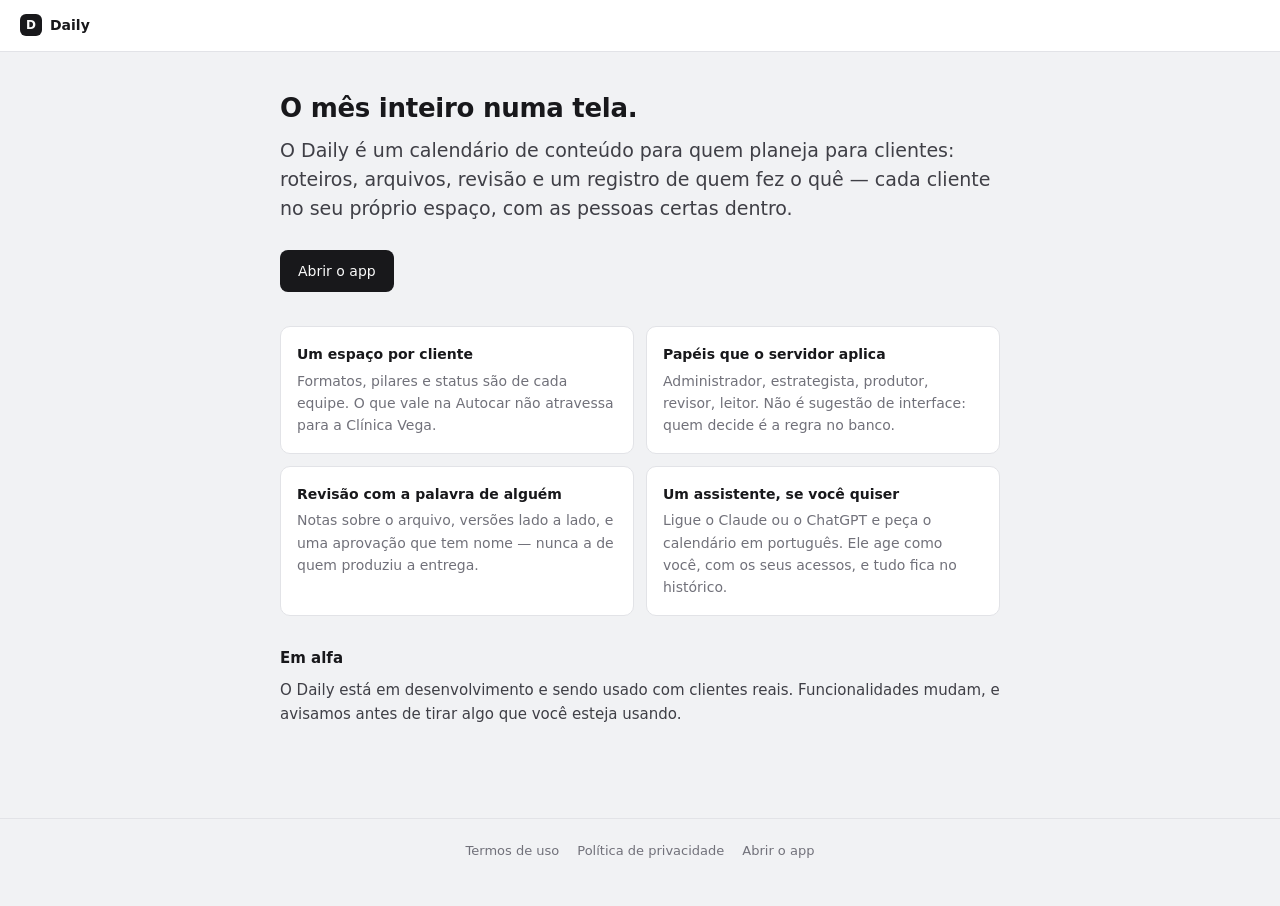
<file: index.html>
<!DOCTYPE html>
<html lang="pt-BR">
<head>
<meta charset="utf-8">
<meta name="viewport" content="width=device-width, initial-scale=1">
<title>Daily — planejamento de conteúdo para equipes</title>
<meta name="description" content="Um calendário de conteúdo para quem planeja para clientes: roteiros, arquivos, revisão e um registro de quem fez o quê.">
<meta name="robots" content="index, follow">
<meta property="og:title" content="Daily">
<meta property="og:description" content="Um calendário de conteúdo para quem planeja para clientes.">
<meta property="og:type" content="website">
<link rel="stylesheet" href="styles.css">
</head>
<body>
<header class="bar">
  <a class="brand" href="index.html"><span class="mark">D</span> Daily</a>
</header>

<main class="home">
  <h1>O mês inteiro numa tela.</h1>
  <p class="lede">
    O Daily é um calendário de conteúdo para quem planeja para clientes:
    roteiros, arquivos, revisão e um registro de quem fez o quê — cada cliente
    no seu próprio espaço, com as pessoas certas dentro.
  </p>

  <a class="cta" href="https://caiomourasud.github.io/daily-web/">Abrir o app</a>

  <div class="cards">
    <div class="card">
      <h3>Um espaço por cliente</h3>
      <p>
        Formatos, pilares e status são de cada equipe. O que vale na Autocar
        não atravessa para a Clínica Vega.
      </p>
    </div>
    <div class="card">
      <h3>Papéis que o servidor aplica</h3>
      <p>
        Administrador, estrategista, produtor, revisor, leitor. Não é sugestão
        de interface: quem decide é a regra no banco.
      </p>
    </div>
    <div class="card">
      <h3>Revisão com a palavra de alguém</h3>
      <p>
        Notas sobre o arquivo, versões lado a lado, e uma aprovação que tem
        nome — nunca a de quem produziu a entrega.
      </p>
    </div>
    <div class="card">
      <h3>Um assistente, se você quiser</h3>
      <p>
        Ligue o Claude ou o ChatGPT e peça o calendário em português. Ele age
        como você, com os seus acessos, e tudo fica no histórico.
      </p>
    </div>
  </div>

  <h2>Em alfa</h2>
  <p>
    O Daily está em desenvolvimento e sendo usado com clientes reais.
    Funcionalidades mudam, e avisamos antes de tirar algo que você esteja
    usando.
  </p>
</main>

<footer class="foot">
  <a href="terms/">Termos de uso</a>
  <a href="privacy/">Política de privacidade</a>
  <a href="https://caiomourasud.github.io/daily-web/">Abrir o app</a>
</footer>
</body>
</html>
</file>
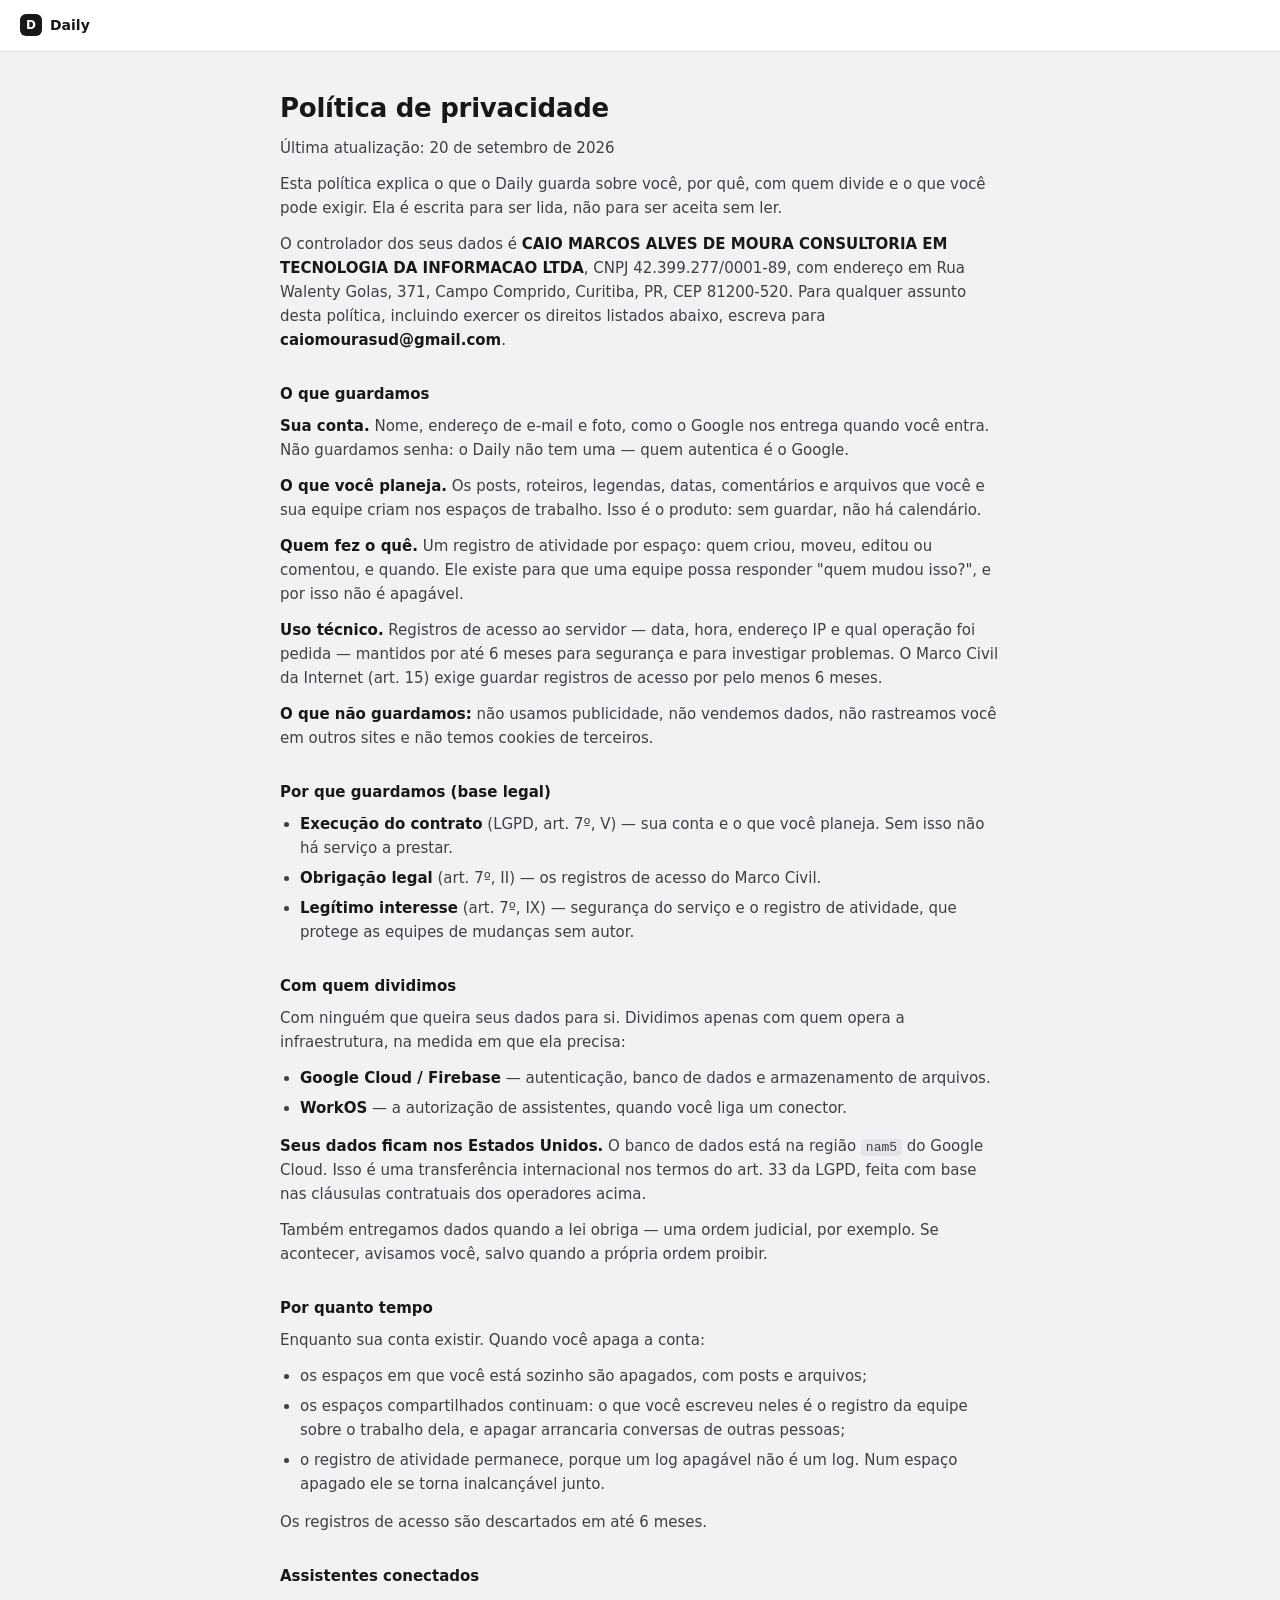
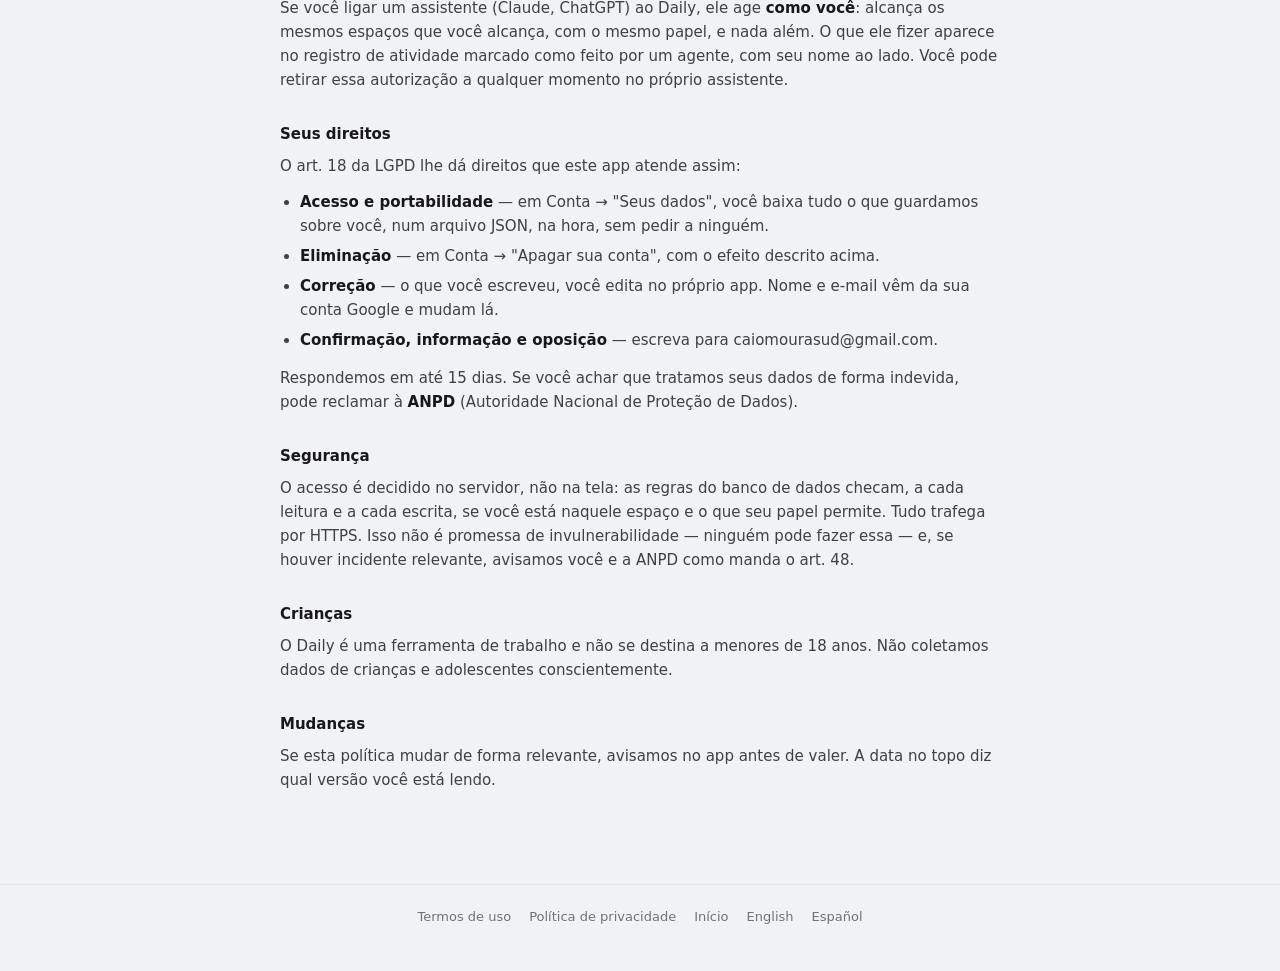
<file: privacy/index.html>
<!DOCTYPE html>
<html lang="pt">
<head>
<meta charset="utf-8">
<meta name="viewport" content="width=device-width, initial-scale=1">
<title>Política de privacidade · Daily</title>
<meta name="robots" content="index, follow">
<link rel="alternate" hreflang="pt" href="../privacy/">
<link rel="alternate" hreflang="en" href="../privacy/en/">
<link rel="alternate" hreflang="es" href="../privacy/es/">
<link rel="stylesheet" href="../styles.css">
</head>
<body>
<header class="bar">
  <a class="brand" href="../index.html"><span class="mark">D</span> Daily</a>
</header>
<main class="doc">
<h1>Política de privacidade</h1>
<p>Última atualização: 20 de setembro de 2026</p>
<p>Esta política explica o que o Daily guarda sobre você, por quê, com quem divide e o que você pode exigir. Ela é escrita para ser lida, não para ser aceita sem ler.</p>
<p>O controlador dos seus dados é <strong>CAIO MARCOS ALVES DE MOURA CONSULTORIA EM TECNOLOGIA DA INFORMACAO LTDA</strong>, CNPJ 42.399.277/0001-89, com endereço em Rua Walenty Golas, 371, Campo Comprido, Curitiba, PR, CEP 81200-520. Para qualquer assunto desta política, incluindo exercer os direitos listados abaixo, escreva para <strong>caiomourasud@gmail.com</strong>.</p>
<h2>O que guardamos</h2>
<p><strong>Sua conta.</strong> Nome, endereço de e-mail e foto, como o Google nos entrega quando você entra. Não guardamos senha: o Daily não tem uma — quem autentica é o Google.</p>
<p><strong>O que você planeja.</strong> Os posts, roteiros, legendas, datas, comentários e arquivos que você e sua equipe criam nos espaços de trabalho. Isso é o produto: sem guardar, não há calendário.</p>
<p><strong>Quem fez o quê.</strong> Um registro de atividade por espaço: quem criou, moveu, editou ou comentou, e quando. Ele existe para que uma equipe possa responder "quem mudou isso?", e por isso não é apagável.</p>
<p><strong>Uso técnico.</strong> Registros de acesso ao servidor — data, hora, endereço IP e qual operação foi pedida — mantidos por até 6 meses para segurança e para investigar problemas. O Marco Civil da Internet (art. 15) exige guardar registros de acesso por pelo menos 6 meses.</p>
<p><strong>O que não guardamos:</strong> não usamos publicidade, não vendemos dados, não rastreamos você em outros sites e não temos cookies de terceiros.</p>
<h2>Por que guardamos (base legal)</h2>
<ul>
<li><strong>Execução do contrato</strong> (LGPD, art. 7º, V) — sua conta e o que você planeja. Sem isso não há serviço a prestar.</li>
<li><strong>Obrigação legal</strong> (art. 7º, II) — os registros de acesso do Marco Civil.</li>
<li><strong>Legítimo interesse</strong> (art. 7º, IX) — segurança do serviço e o registro de atividade, que protege as equipes de mudanças sem autor.</li>
</ul>
<h2>Com quem dividimos</h2>
<p>Com ninguém que queira seus dados para si. Dividimos apenas com quem opera a infraestrutura, na medida em que ela precisa:</p>
<ul>
<li><strong>Google Cloud / Firebase</strong> — autenticação, banco de dados e armazenamento de arquivos.</li>
<li><strong>WorkOS</strong> — a autorização de assistentes, quando você liga um conector.</li>
</ul>
<p><strong>Seus dados ficam nos Estados Unidos.</strong> O banco de dados está na região <code>nam5</code> do Google Cloud. Isso é uma transferência internacional nos termos do art. 33 da LGPD, feita com base nas cláusulas contratuais dos operadores acima.</p>
<p>Também entregamos dados quando a lei obriga — uma ordem judicial, por exemplo. Se acontecer, avisamos você, salvo quando a própria ordem proibir.</p>
<h2>Por quanto tempo</h2>
<p>Enquanto sua conta existir. Quando você apaga a conta:</p>
<ul>
<li>os espaços em que você está sozinho são apagados, com posts e arquivos;</li>
<li>os espaços compartilhados continuam: o que você escreveu neles é o registro da equipe sobre o trabalho dela, e apagar arrancaria conversas de outras pessoas;</li>
<li>o registro de atividade permanece, porque um log apagável não é um log. Num espaço apagado ele se torna inalcançável junto.</li>
</ul>
<p>Os registros de acesso são descartados em até 6 meses.</p>
<h2>Assistentes conectados</h2>
<p>Se você ligar um assistente (Claude, ChatGPT) ao Daily, ele age <strong>como você</strong>: alcança os mesmos espaços que você alcança, com o mesmo papel, e nada além. O que ele fizer aparece no registro de atividade marcado como feito por um agente, com seu nome ao lado. Você pode retirar essa autorização a qualquer momento no próprio assistente.</p>
<h2>Seus direitos</h2>
<p>O art. 18 da LGPD lhe dá direitos que este app atende assim:</p>
<ul>
<li><strong>Acesso e portabilidade</strong> — em Conta → "Seus dados", você baixa tudo o que guardamos sobre você, num arquivo JSON, na hora, sem pedir a ninguém.</li>
<li><strong>Eliminação</strong> — em Conta → "Apagar sua conta", com o efeito descrito acima.</li>
<li><strong>Correção</strong> — o que você escreveu, você edita no próprio app. Nome e e-mail vêm da sua conta Google e mudam lá.</li>
<li><strong>Confirmação, informação e oposição</strong> — escreva para caiomourasud@gmail.com.</li>
</ul>
<p>Respondemos em até 15 dias. Se você achar que tratamos seus dados de forma indevida, pode reclamar à <strong>ANPD</strong> (Autoridade Nacional de Proteção de Dados).</p>
<h2>Segurança</h2>
<p>O acesso é decidido no servidor, não na tela: as regras do banco de dados checam, a cada leitura e a cada escrita, se você está naquele espaço e o que seu papel permite. Tudo trafega por HTTPS. Isso não é promessa de invulnerabilidade — ninguém pode fazer essa — e, se houver incidente relevante, avisamos você e a ANPD como manda o art. 48.</p>
<h2>Crianças</h2>
<p>O Daily é uma ferramenta de trabalho e não se destina a menores de 18 anos. Não coletamos dados de crianças e adolescentes conscientemente.</p>
<h2>Mudanças</h2>
<p>Se esta política mudar de forma relevante, avisamos no app antes de valer. A data no topo diz qual versão você está lendo.</p>

</main>
<footer class="foot">
  <a href="../terms/">Termos de uso</a>
  <a href="../privacy/">Política de privacidade</a>
  <a href="../index.html">Início</a>
  <a href="../privacy/en/" hreflang="en">English</a>
  <a href="../privacy/es/" hreflang="es">Español</a>
</footer>
</body>
</html>
</file>
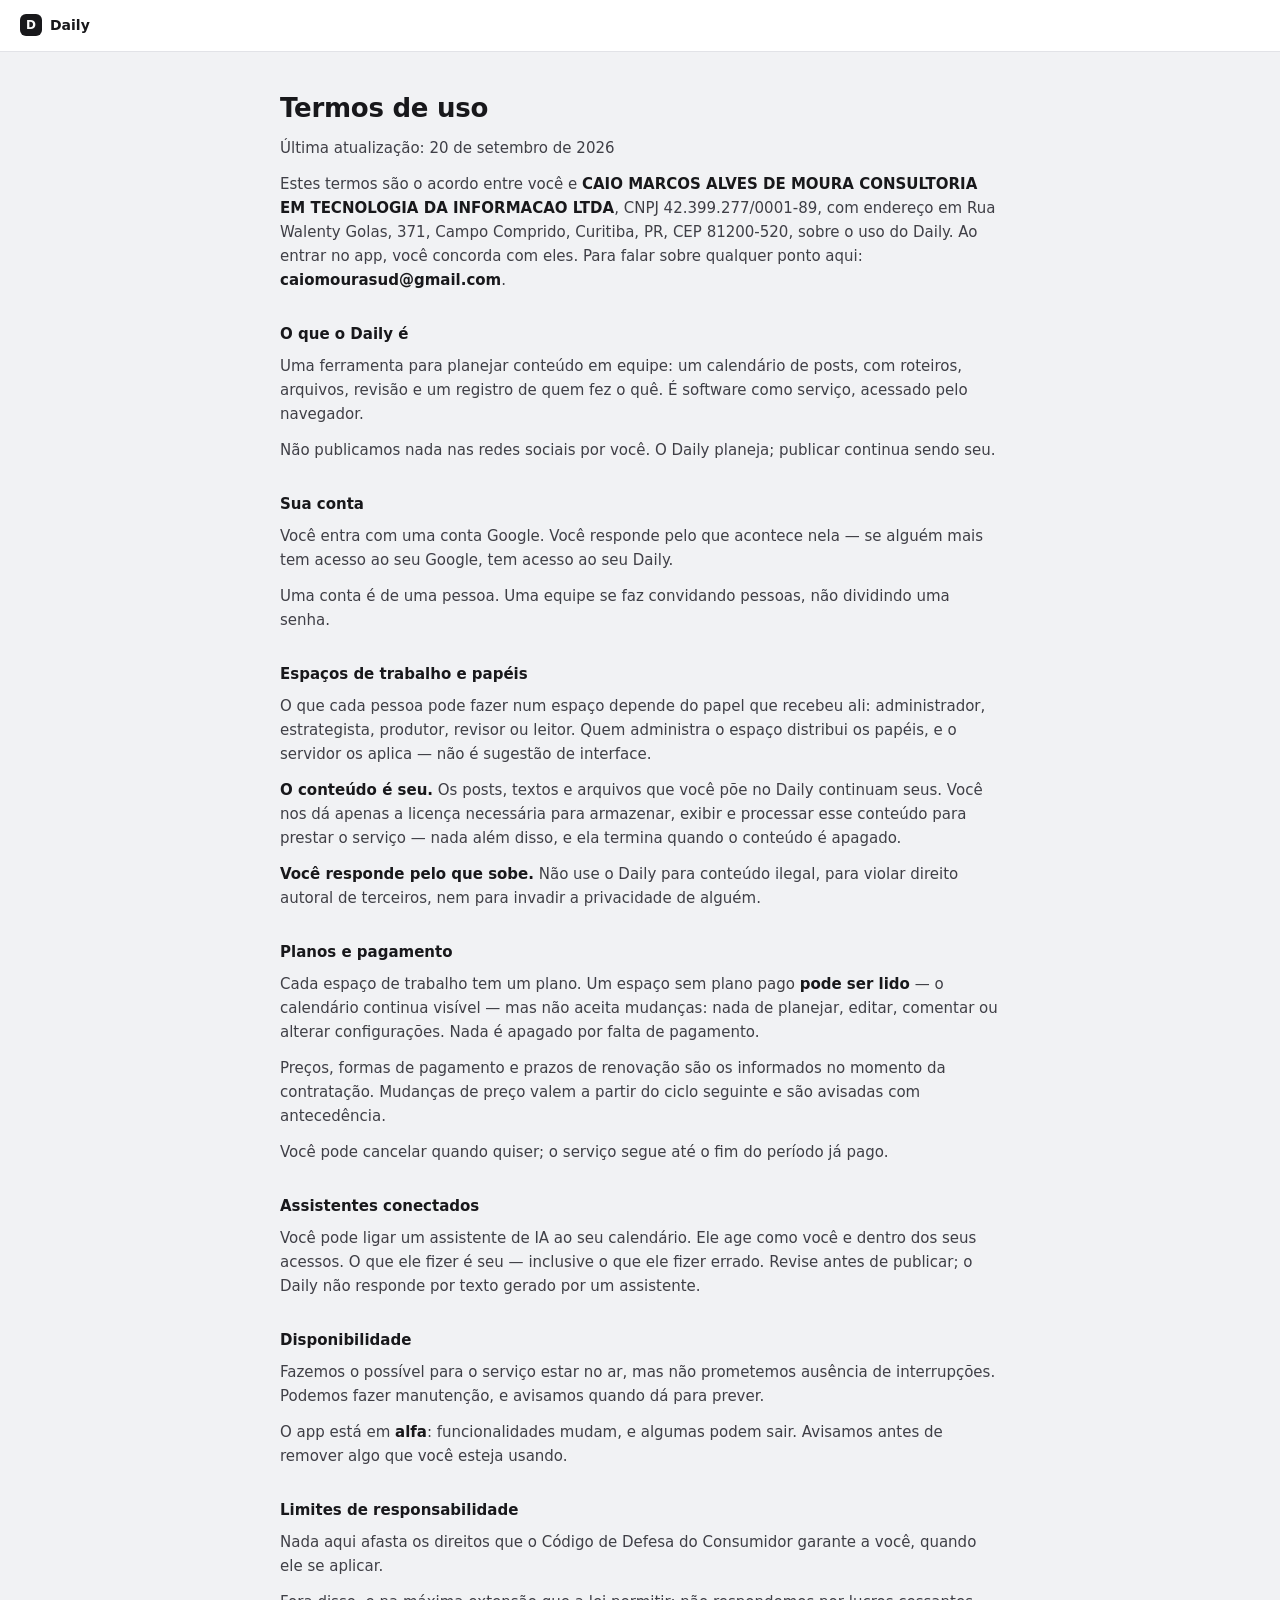
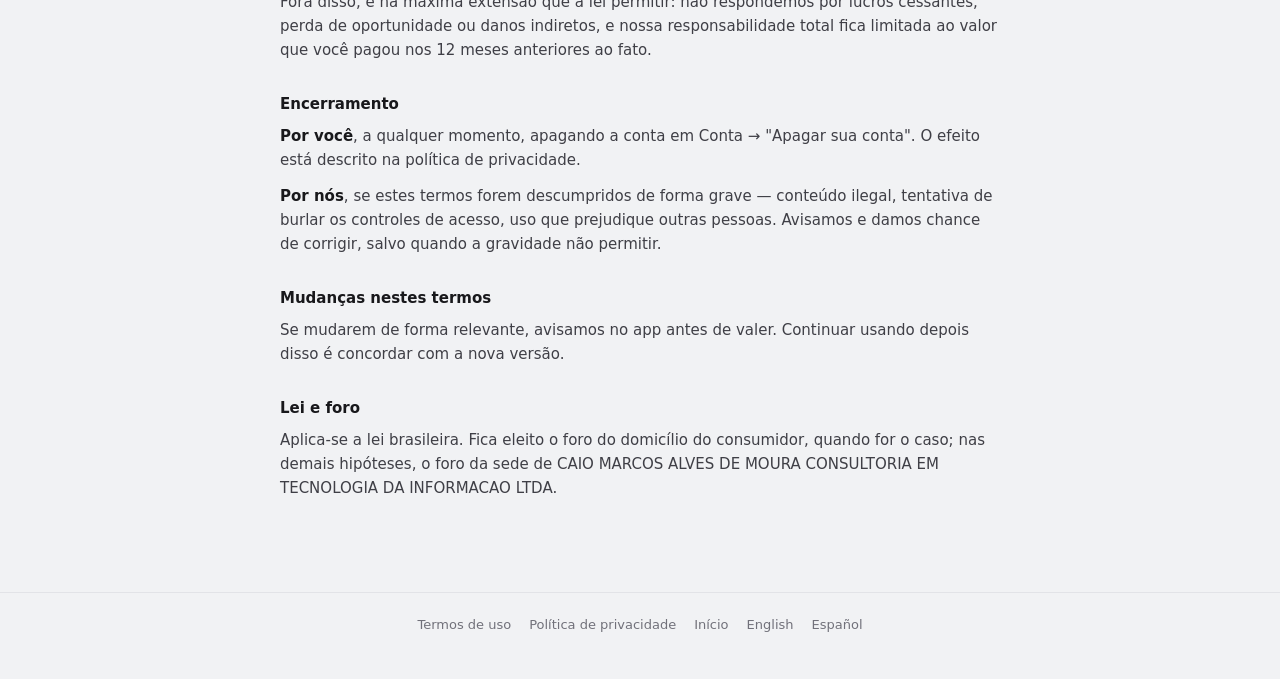
<file: terms/index.html>
<!DOCTYPE html>
<html lang="pt">
<head>
<meta charset="utf-8">
<meta name="viewport" content="width=device-width, initial-scale=1">
<title>Termos de uso · Daily</title>
<meta name="robots" content="index, follow">
<link rel="alternate" hreflang="pt" href="../terms/">
<link rel="alternate" hreflang="en" href="../terms/en/">
<link rel="alternate" hreflang="es" href="../terms/es/">
<link rel="stylesheet" href="../styles.css">
</head>
<body>
<header class="bar">
  <a class="brand" href="../index.html"><span class="mark">D</span> Daily</a>
</header>
<main class="doc">
<h1>Termos de uso</h1>
<p>Última atualização: 20 de setembro de 2026</p>
<p>Estes termos são o acordo entre você e <strong>CAIO MARCOS ALVES DE MOURA CONSULTORIA EM TECNOLOGIA DA INFORMACAO LTDA</strong>, CNPJ 42.399.277/0001-89, com endereço em Rua Walenty Golas, 371, Campo Comprido, Curitiba, PR, CEP 81200-520, sobre o uso do Daily. Ao entrar no app, você concorda com eles. Para falar sobre qualquer ponto aqui: <strong>caiomourasud@gmail.com</strong>.</p>
<h2>O que o Daily é</h2>
<p>Uma ferramenta para planejar conteúdo em equipe: um calendário de posts, com roteiros, arquivos, revisão e um registro de quem fez o quê. É software como serviço, acessado pelo navegador.</p>
<p>Não publicamos nada nas redes sociais por você. O Daily planeja; publicar continua sendo seu.</p>
<h2>Sua conta</h2>
<p>Você entra com uma conta Google. Você responde pelo que acontece nela — se alguém mais tem acesso ao seu Google, tem acesso ao seu Daily.</p>
<p>Uma conta é de uma pessoa. Uma equipe se faz convidando pessoas, não dividindo uma senha.</p>
<h2>Espaços de trabalho e papéis</h2>
<p>O que cada pessoa pode fazer num espaço depende do papel que recebeu ali: administrador, estrategista, produtor, revisor ou leitor. Quem administra o espaço distribui os papéis, e o servidor os aplica — não é sugestão de interface.</p>
<p><strong>O conteúdo é seu.</strong> Os posts, textos e arquivos que você põe no Daily continuam seus. Você nos dá apenas a licença necessária para armazenar, exibir e processar esse conteúdo para prestar o serviço — nada além disso, e ela termina quando o conteúdo é apagado.</p>
<p><strong>Você responde pelo que sobe.</strong> Não use o Daily para conteúdo ilegal, para violar direito autoral de terceiros, nem para invadir a privacidade de alguém.</p>
<h2>Planos e pagamento</h2>
<p>Cada espaço de trabalho tem um plano. Um espaço sem plano pago <strong>pode ser lido</strong> — o calendário continua visível — mas não aceita mudanças: nada de planejar, editar, comentar ou alterar configurações. Nada é apagado por falta de pagamento.</p>
<p>Preços, formas de pagamento e prazos de renovação são os informados no momento da contratação. Mudanças de preço valem a partir do ciclo seguinte e são avisadas com antecedência.</p>
<p>Você pode cancelar quando quiser; o serviço segue até o fim do período já pago.</p>
<h2>Assistentes conectados</h2>
<p>Você pode ligar um assistente de IA ao seu calendário. Ele age como você e dentro dos seus acessos. O que ele fizer é seu — inclusive o que ele fizer errado. Revise antes de publicar; o Daily não responde por texto gerado por um assistente.</p>
<h2>Disponibilidade</h2>
<p>Fazemos o possível para o serviço estar no ar, mas não prometemos ausência de interrupções. Podemos fazer manutenção, e avisamos quando dá para prever.</p>
<p>O app está em <strong>alfa</strong>: funcionalidades mudam, e algumas podem sair. Avisamos antes de remover algo que você esteja usando.</p>
<h2>Limites de responsabilidade</h2>
<p>Nada aqui afasta os direitos que o Código de Defesa do Consumidor garante a você, quando ele se aplicar.</p>
<p>Fora disso, e na máxima extensão que a lei permitir: não respondemos por lucros cessantes, perda de oportunidade ou danos indiretos, e nossa responsabilidade total fica limitada ao valor que você pagou nos 12 meses anteriores ao fato.</p>
<h2>Encerramento</h2>
<p><strong>Por você</strong>, a qualquer momento, apagando a conta em Conta → "Apagar sua conta". O efeito está descrito na política de privacidade.</p>
<p><strong>Por nós</strong>, se estes termos forem descumpridos de forma grave — conteúdo ilegal, tentativa de burlar os controles de acesso, uso que prejudique outras pessoas. Avisamos e damos chance de corrigir, salvo quando a gravidade não permitir.</p>
<h2>Mudanças nestes termos</h2>
<p>Se mudarem de forma relevante, avisamos no app antes de valer. Continuar usando depois disso é concordar com a nova versão.</p>
<h2>Lei e foro</h2>
<p>Aplica-se a lei brasileira. Fica eleito o foro do domicílio do consumidor, quando for o caso; nas demais hipóteses, o foro da sede de CAIO MARCOS ALVES DE MOURA CONSULTORIA EM TECNOLOGIA DA INFORMACAO LTDA.</p>

</main>
<footer class="foot">
  <a href="../terms/">Termos de uso</a>
  <a href="../privacy/">Política de privacidade</a>
  <a href="../index.html">Início</a>
  <a href="../terms/en/" hreflang="en">English</a>
  <a href="../terms/es/" hreflang="es">Español</a>
</footer>
</body>
</html>
</file>
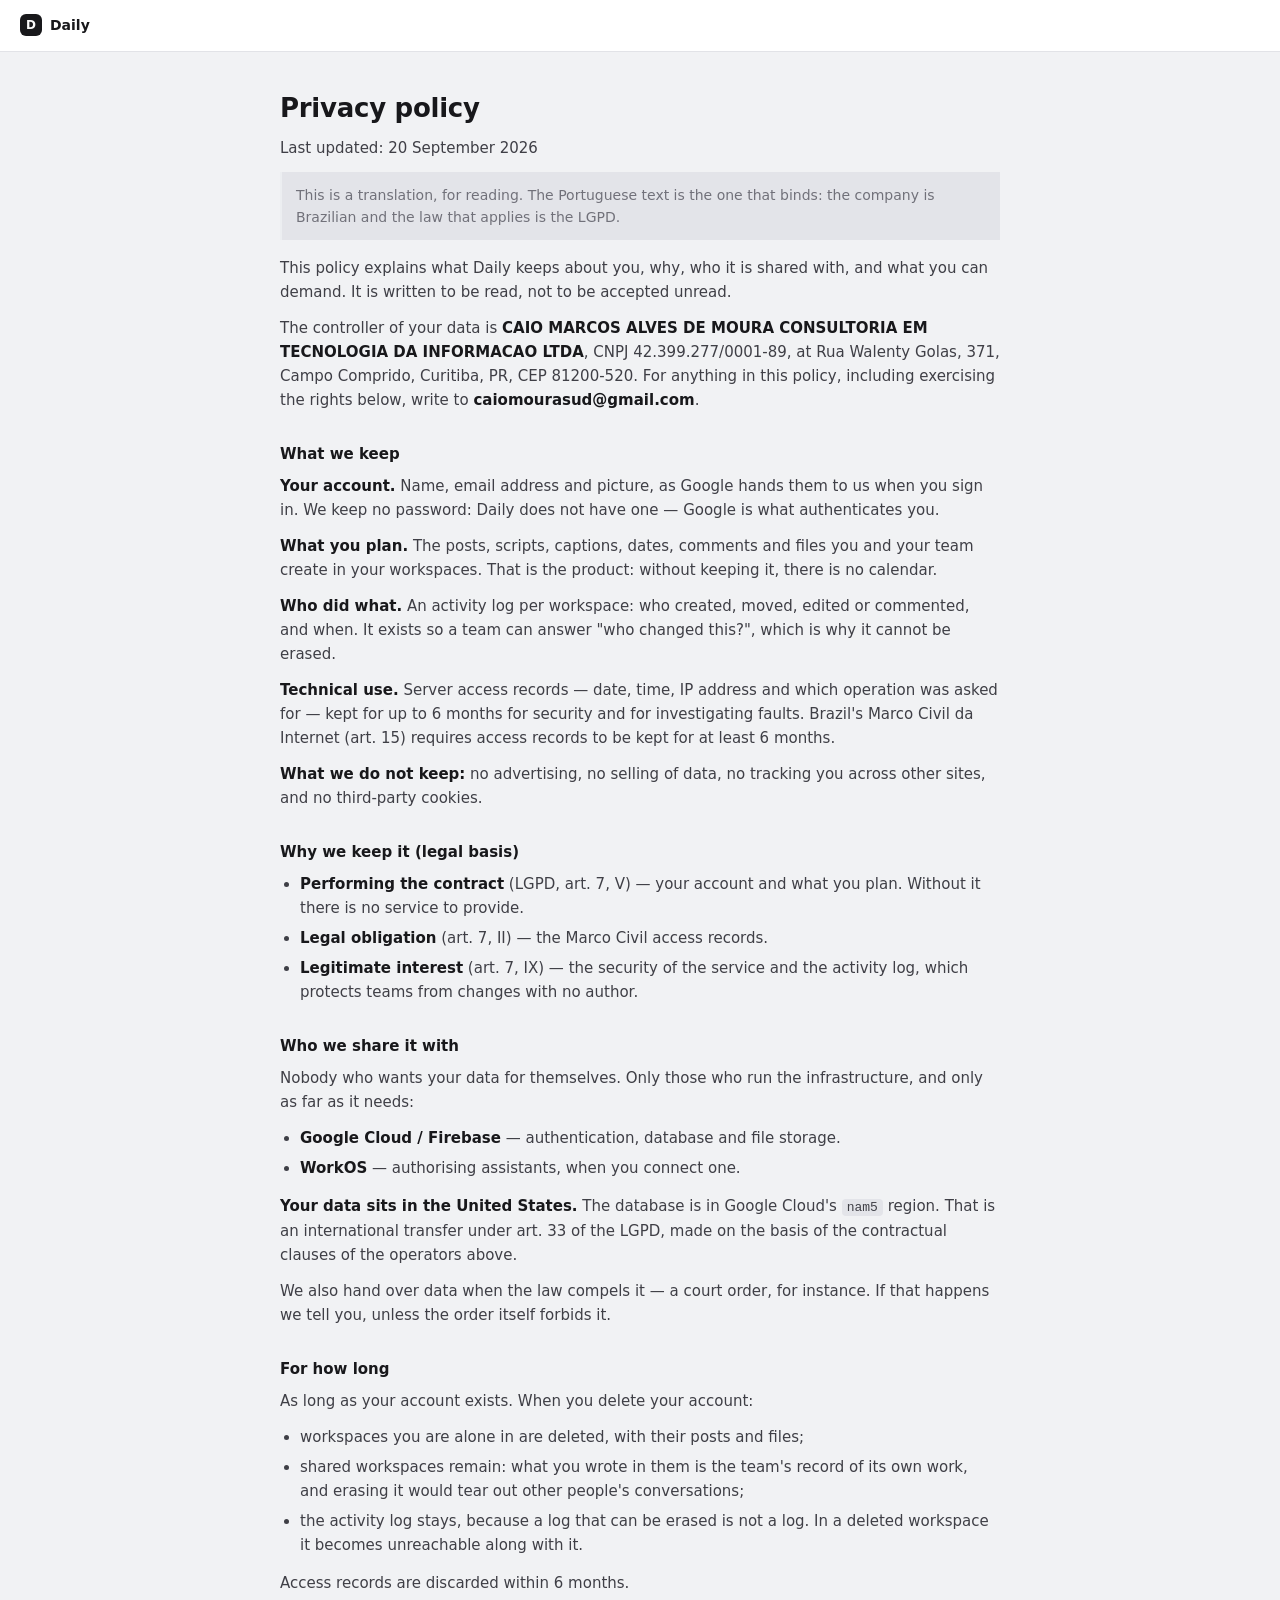
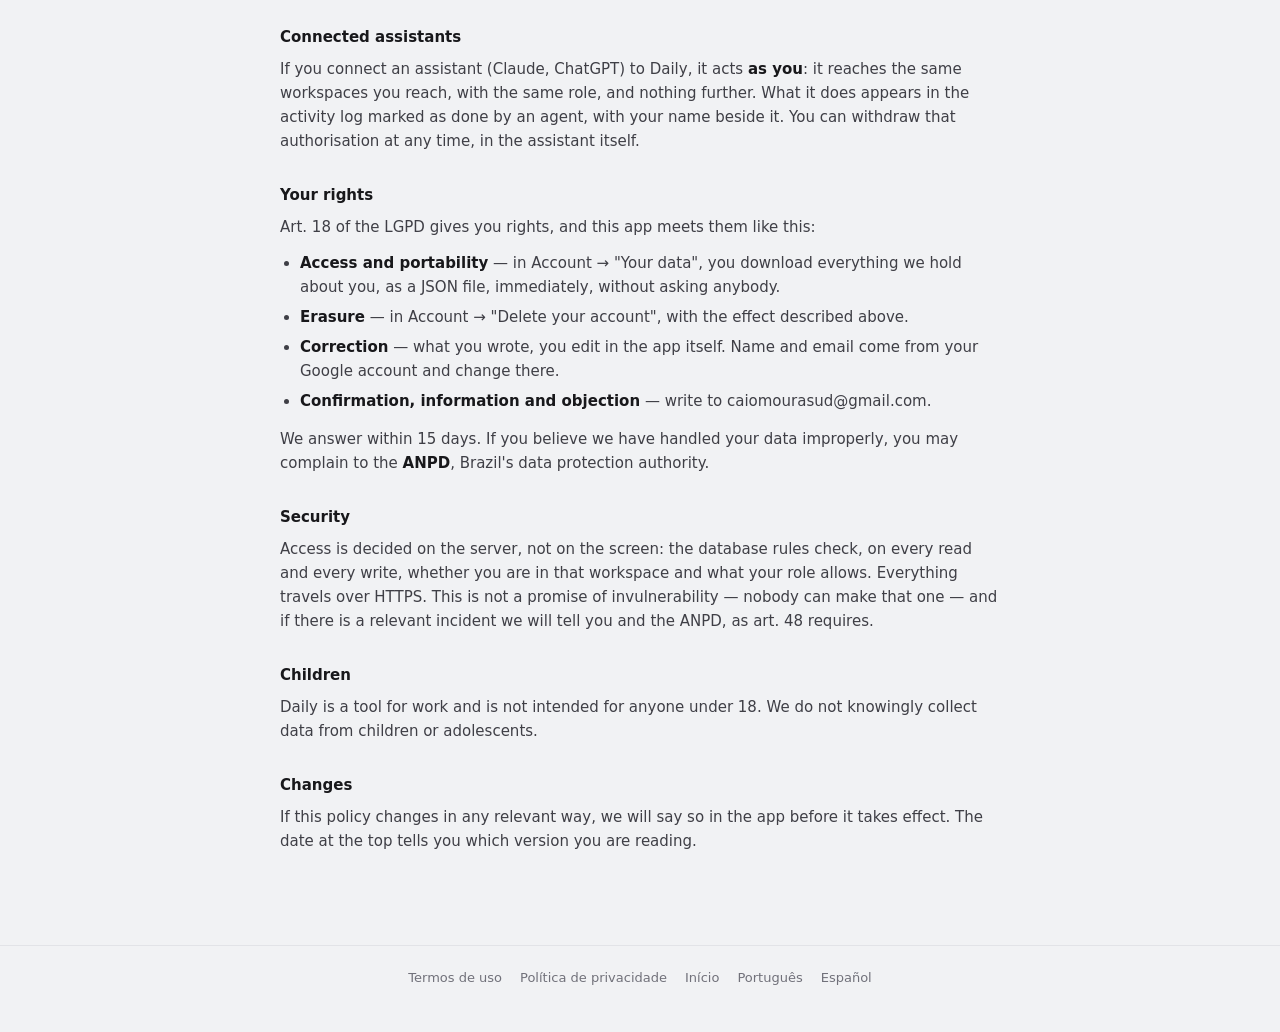
<file: privacy/en/index.html>
<!DOCTYPE html>
<html lang="en">
<head>
<meta charset="utf-8">
<meta name="viewport" content="width=device-width, initial-scale=1">
<title>Privacy policy · Daily</title>
<meta name="robots" content="index, follow">
<link rel="alternate" hreflang="pt" href="../../privacy/">
<link rel="alternate" hreflang="en" href="../../privacy/en/">
<link rel="alternate" hreflang="es" href="../../privacy/es/">
<link rel="stylesheet" href="../../styles.css">
</head>
<body>
<header class="bar">
  <a class="brand" href="../../index.html"><span class="mark">D</span> Daily</a>
</header>
<main class="doc">
<h1>Privacy policy</h1>
<p>Last updated: 20 September 2026</p>
<blockquote>This is a translation, for reading. The Portuguese text is the one that binds: the company is Brazilian and the law that applies is the LGPD.</blockquote>
<p>This policy explains what Daily keeps about you, why, who it is shared with, and what you can demand. It is written to be read, not to be accepted unread.</p>
<p>The controller of your data is <strong>CAIO MARCOS ALVES DE MOURA CONSULTORIA EM TECNOLOGIA DA INFORMACAO LTDA</strong>, CNPJ 42.399.277/0001-89, at Rua Walenty Golas, 371, Campo Comprido, Curitiba, PR, CEP 81200-520. For anything in this policy, including exercising the rights below, write to <strong>caiomourasud@gmail.com</strong>.</p>
<h2>What we keep</h2>
<p><strong>Your account.</strong> Name, email address and picture, as Google hands them to us when you sign in. We keep no password: Daily does not have one — Google is what authenticates you.</p>
<p><strong>What you plan.</strong> The posts, scripts, captions, dates, comments and files you and your team create in your workspaces. That is the product: without keeping it, there is no calendar.</p>
<p><strong>Who did what.</strong> An activity log per workspace: who created, moved, edited or commented, and when. It exists so a team can answer "who changed this?", which is why it cannot be erased.</p>
<p><strong>Technical use.</strong> Server access records — date, time, IP address and which operation was asked for — kept for up to 6 months for security and for investigating faults. Brazil's Marco Civil da Internet (art. 15) requires access records to be kept for at least 6 months.</p>
<p><strong>What we do not keep:</strong> no advertising, no selling of data, no tracking you across other sites, and no third-party cookies.</p>
<h2>Why we keep it (legal basis)</h2>
<ul>
<li><strong>Performing the contract</strong> (LGPD, art. 7, V) — your account and what you plan. Without it there is no service to provide.</li>
<li><strong>Legal obligation</strong> (art. 7, II) — the Marco Civil access records.</li>
<li><strong>Legitimate interest</strong> (art. 7, IX) — the security of the service and the activity log, which protects teams from changes with no author.</li>
</ul>
<h2>Who we share it with</h2>
<p>Nobody who wants your data for themselves. Only those who run the infrastructure, and only as far as it needs:</p>
<ul>
<li><strong>Google Cloud / Firebase</strong> — authentication, database and file storage.</li>
<li><strong>WorkOS</strong> — authorising assistants, when you connect one.</li>
</ul>
<p><strong>Your data sits in the United States.</strong> The database is in Google Cloud's <code>nam5</code> region. That is an international transfer under art. 33 of the LGPD, made on the basis of the contractual clauses of the operators above.</p>
<p>We also hand over data when the law compels it — a court order, for instance. If that happens we tell you, unless the order itself forbids it.</p>
<h2>For how long</h2>
<p>As long as your account exists. When you delete your account:</p>
<ul>
<li>workspaces you are alone in are deleted, with their posts and files;</li>
<li>shared workspaces remain: what you wrote in them is the team's record of its own work, and erasing it would tear out other people's conversations;</li>
<li>the activity log stays, because a log that can be erased is not a log. In a deleted workspace it becomes unreachable along with it.</li>
</ul>
<p>Access records are discarded within 6 months.</p>
<h2>Connected assistants</h2>
<p>If you connect an assistant (Claude, ChatGPT) to Daily, it acts <strong>as you</strong>: it reaches the same workspaces you reach, with the same role, and nothing further. What it does appears in the activity log marked as done by an agent, with your name beside it. You can withdraw that authorisation at any time, in the assistant itself.</p>
<h2>Your rights</h2>
<p>Art. 18 of the LGPD gives you rights, and this app meets them like this:</p>
<ul>
<li><strong>Access and portability</strong> — in Account → "Your data", you download everything we hold about you, as a JSON file, immediately, without asking anybody.</li>
<li><strong>Erasure</strong> — in Account → "Delete your account", with the effect described above.</li>
<li><strong>Correction</strong> — what you wrote, you edit in the app itself. Name and email come from your Google account and change there.</li>
<li><strong>Confirmation, information and objection</strong> — write to caiomourasud@gmail.com.</li>
</ul>
<p>We answer within 15 days. If you believe we have handled your data improperly, you may complain to the <strong>ANPD</strong>, Brazil's data protection authority.</p>
<h2>Security</h2>
<p>Access is decided on the server, not on the screen: the database rules check, on every read and every write, whether you are in that workspace and what your role allows. Everything travels over HTTPS. This is not a promise of invulnerability — nobody can make that one — and if there is a relevant incident we will tell you and the ANPD, as art. 48 requires.</p>
<h2>Children</h2>
<p>Daily is a tool for work and is not intended for anyone under 18. We do not knowingly collect data from children or adolescents.</p>
<h2>Changes</h2>
<p>If this policy changes in any relevant way, we will say so in the app before it takes effect. The date at the top tells you which version you are reading.</p>

</main>
<footer class="foot">
  <a href="../../terms/">Termos de uso</a>
  <a href="../../privacy/">Política de privacidade</a>
  <a href="../../index.html">Início</a>
  <a href="../../privacy/" hreflang="pt">Português</a>
  <a href="../../privacy/es/" hreflang="es">Español</a>
</footer>
</body>
</html>
</file>
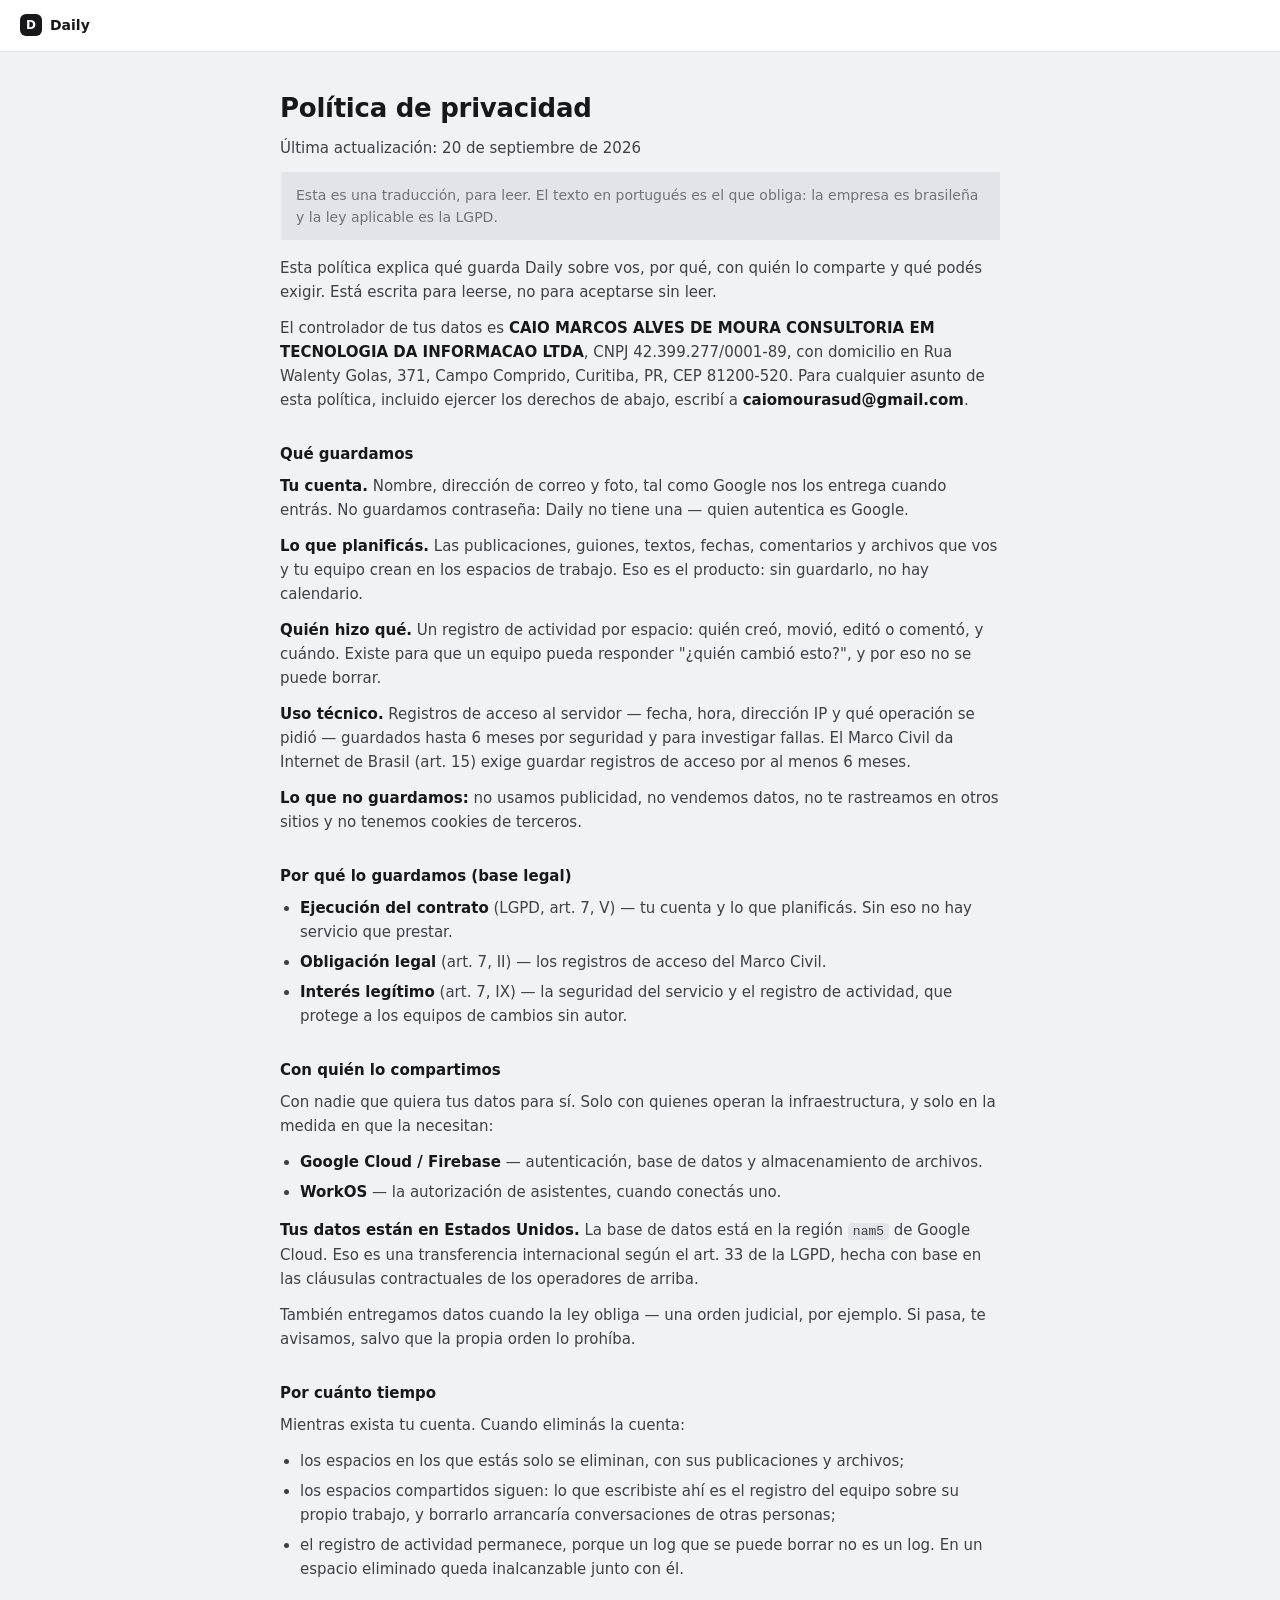
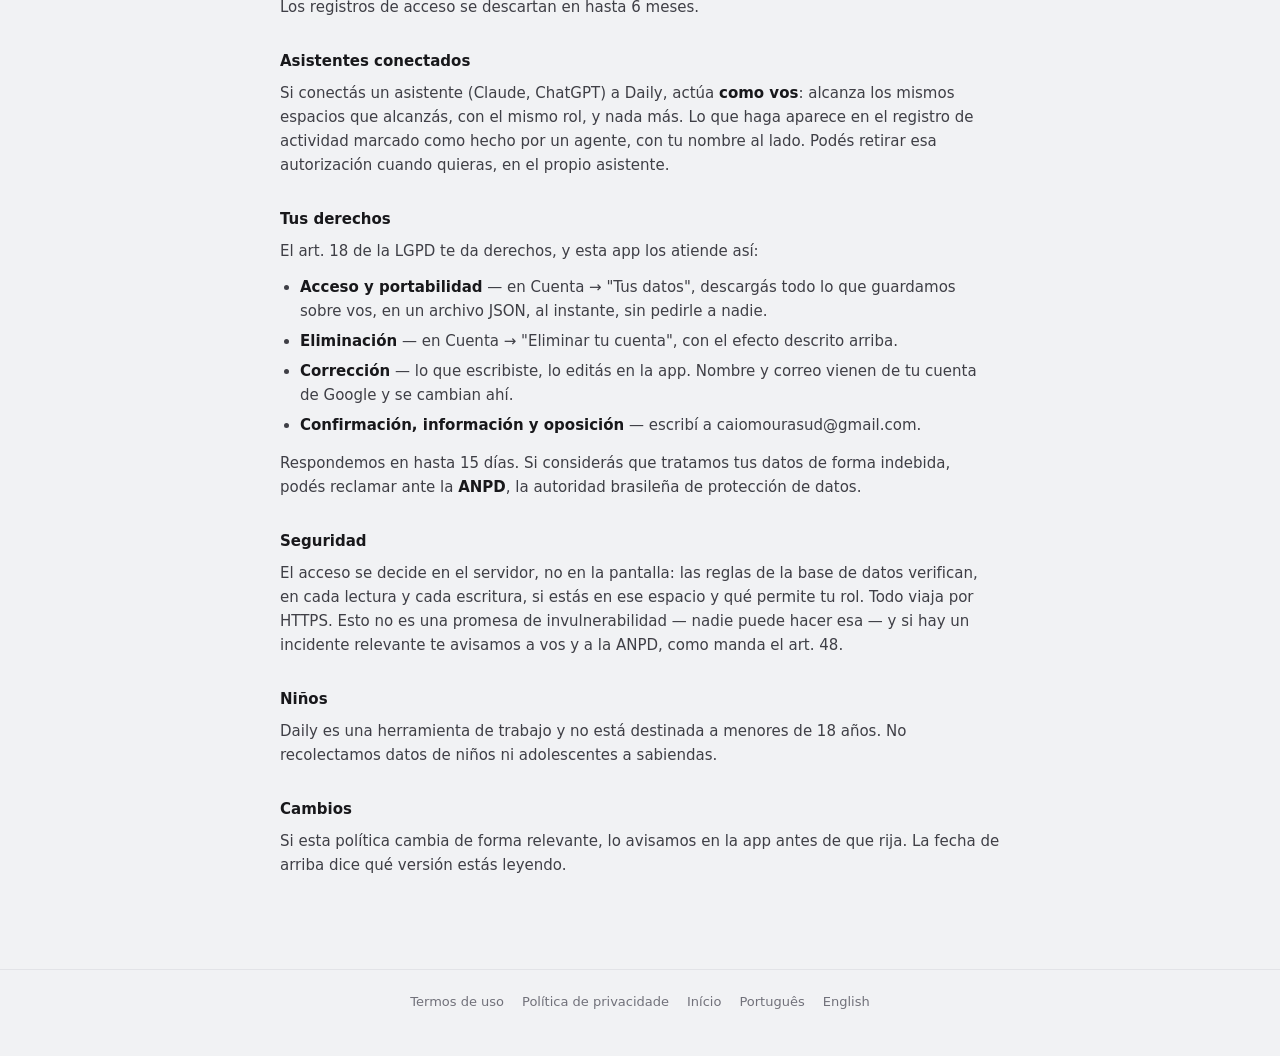
<file: privacy/es/index.html>
<!DOCTYPE html>
<html lang="es">
<head>
<meta charset="utf-8">
<meta name="viewport" content="width=device-width, initial-scale=1">
<title>Política de privacidad · Daily</title>
<meta name="robots" content="index, follow">
<link rel="alternate" hreflang="pt" href="../../privacy/">
<link rel="alternate" hreflang="en" href="../../privacy/en/">
<link rel="alternate" hreflang="es" href="../../privacy/es/">
<link rel="stylesheet" href="../../styles.css">
</head>
<body>
<header class="bar">
  <a class="brand" href="../../index.html"><span class="mark">D</span> Daily</a>
</header>
<main class="doc">
<h1>Política de privacidad</h1>
<p>Última actualización: 20 de septiembre de 2026</p>
<blockquote>Esta es una traducción, para leer. El texto en portugués es el que obliga: la empresa es brasileña y la ley aplicable es la LGPD.</blockquote>
<p>Esta política explica qué guarda Daily sobre vos, por qué, con quién lo comparte y qué podés exigir. Está escrita para leerse, no para aceptarse sin leer.</p>
<p>El controlador de tus datos es <strong>CAIO MARCOS ALVES DE MOURA CONSULTORIA EM TECNOLOGIA DA INFORMACAO LTDA</strong>, CNPJ 42.399.277/0001-89, con domicilio en Rua Walenty Golas, 371, Campo Comprido, Curitiba, PR, CEP 81200-520. Para cualquier asunto de esta política, incluido ejercer los derechos de abajo, escribí a <strong>caiomourasud@gmail.com</strong>.</p>
<h2>Qué guardamos</h2>
<p><strong>Tu cuenta.</strong> Nombre, dirección de correo y foto, tal como Google nos los entrega cuando entrás. No guardamos contraseña: Daily no tiene una — quien autentica es Google.</p>
<p><strong>Lo que planificás.</strong> Las publicaciones, guiones, textos, fechas, comentarios y archivos que vos y tu equipo crean en los espacios de trabajo. Eso es el producto: sin guardarlo, no hay calendario.</p>
<p><strong>Quién hizo qué.</strong> Un registro de actividad por espacio: quién creó, movió, editó o comentó, y cuándo. Existe para que un equipo pueda responder "¿quién cambió esto?", y por eso no se puede borrar.</p>
<p><strong>Uso técnico.</strong> Registros de acceso al servidor — fecha, hora, dirección IP y qué operación se pidió — guardados hasta 6 meses por seguridad y para investigar fallas. El Marco Civil da Internet de Brasil (art. 15) exige guardar registros de acceso por al menos 6 meses.</p>
<p><strong>Lo que no guardamos:</strong> no usamos publicidad, no vendemos datos, no te rastreamos en otros sitios y no tenemos cookies de terceros.</p>
<h2>Por qué lo guardamos (base legal)</h2>
<ul>
<li><strong>Ejecución del contrato</strong> (LGPD, art. 7, V) — tu cuenta y lo que planificás. Sin eso no hay servicio que prestar.</li>
<li><strong>Obligación legal</strong> (art. 7, II) — los registros de acceso del Marco Civil.</li>
<li><strong>Interés legítimo</strong> (art. 7, IX) — la seguridad del servicio y el registro de actividad, que protege a los equipos de cambios sin autor.</li>
</ul>
<h2>Con quién lo compartimos</h2>
<p>Con nadie que quiera tus datos para sí. Solo con quienes operan la infraestructura, y solo en la medida en que la necesitan:</p>
<ul>
<li><strong>Google Cloud / Firebase</strong> — autenticación, base de datos y almacenamiento de archivos.</li>
<li><strong>WorkOS</strong> — la autorización de asistentes, cuando conectás uno.</li>
</ul>
<p><strong>Tus datos están en Estados Unidos.</strong> La base de datos está en la región <code>nam5</code> de Google Cloud. Eso es una transferencia internacional según el art. 33 de la LGPD, hecha con base en las cláusulas contractuales de los operadores de arriba.</p>
<p>También entregamos datos cuando la ley obliga — una orden judicial, por ejemplo. Si pasa, te avisamos, salvo que la propia orden lo prohíba.</p>
<h2>Por cuánto tiempo</h2>
<p>Mientras exista tu cuenta. Cuando eliminás la cuenta:</p>
<ul>
<li>los espacios en los que estás solo se eliminan, con sus publicaciones y archivos;</li>
<li>los espacios compartidos siguen: lo que escribiste ahí es el registro del equipo sobre su propio trabajo, y borrarlo arrancaría conversaciones de otras personas;</li>
<li>el registro de actividad permanece, porque un log que se puede borrar no es un log. En un espacio eliminado queda inalcanzable junto con él.</li>
</ul>
<p>Los registros de acceso se descartan en hasta 6 meses.</p>
<h2>Asistentes conectados</h2>
<p>Si conectás un asistente (Claude, ChatGPT) a Daily, actúa <strong>como vos</strong>: alcanza los mismos espacios que alcanzás, con el mismo rol, y nada más. Lo que haga aparece en el registro de actividad marcado como hecho por un agente, con tu nombre al lado. Podés retirar esa autorización cuando quieras, en el propio asistente.</p>
<h2>Tus derechos</h2>
<p>El art. 18 de la LGPD te da derechos, y esta app los atiende así:</p>
<ul>
<li><strong>Acceso y portabilidad</strong> — en Cuenta → "Tus datos", descargás todo lo que guardamos sobre vos, en un archivo JSON, al instante, sin pedirle a nadie.</li>
<li><strong>Eliminación</strong> — en Cuenta → "Eliminar tu cuenta", con el efecto descrito arriba.</li>
<li><strong>Corrección</strong> — lo que escribiste, lo editás en la app. Nombre y correo vienen de tu cuenta de Google y se cambian ahí.</li>
<li><strong>Confirmación, información y oposición</strong> — escribí a caiomourasud@gmail.com.</li>
</ul>
<p>Respondemos en hasta 15 días. Si considerás que tratamos tus datos de forma indebida, podés reclamar ante la <strong>ANPD</strong>, la autoridad brasileña de protección de datos.</p>
<h2>Seguridad</h2>
<p>El acceso se decide en el servidor, no en la pantalla: las reglas de la base de datos verifican, en cada lectura y cada escritura, si estás en ese espacio y qué permite tu rol. Todo viaja por HTTPS. Esto no es una promesa de invulnerabilidad — nadie puede hacer esa — y si hay un incidente relevante te avisamos a vos y a la ANPD, como manda el art. 48.</p>
<h2>Niños</h2>
<p>Daily es una herramienta de trabajo y no está destinada a menores de 18 años. No recolectamos datos de niños ni adolescentes a sabiendas.</p>
<h2>Cambios</h2>
<p>Si esta política cambia de forma relevante, lo avisamos en la app antes de que rija. La fecha de arriba dice qué versión estás leyendo.</p>

</main>
<footer class="foot">
  <a href="../../terms/">Termos de uso</a>
  <a href="../../privacy/">Política de privacidade</a>
  <a href="../../index.html">Início</a>
  <a href="../../privacy/" hreflang="pt">Português</a>
  <a href="../../privacy/en/" hreflang="en">English</a>
</footer>
</body>
</html>
</file>
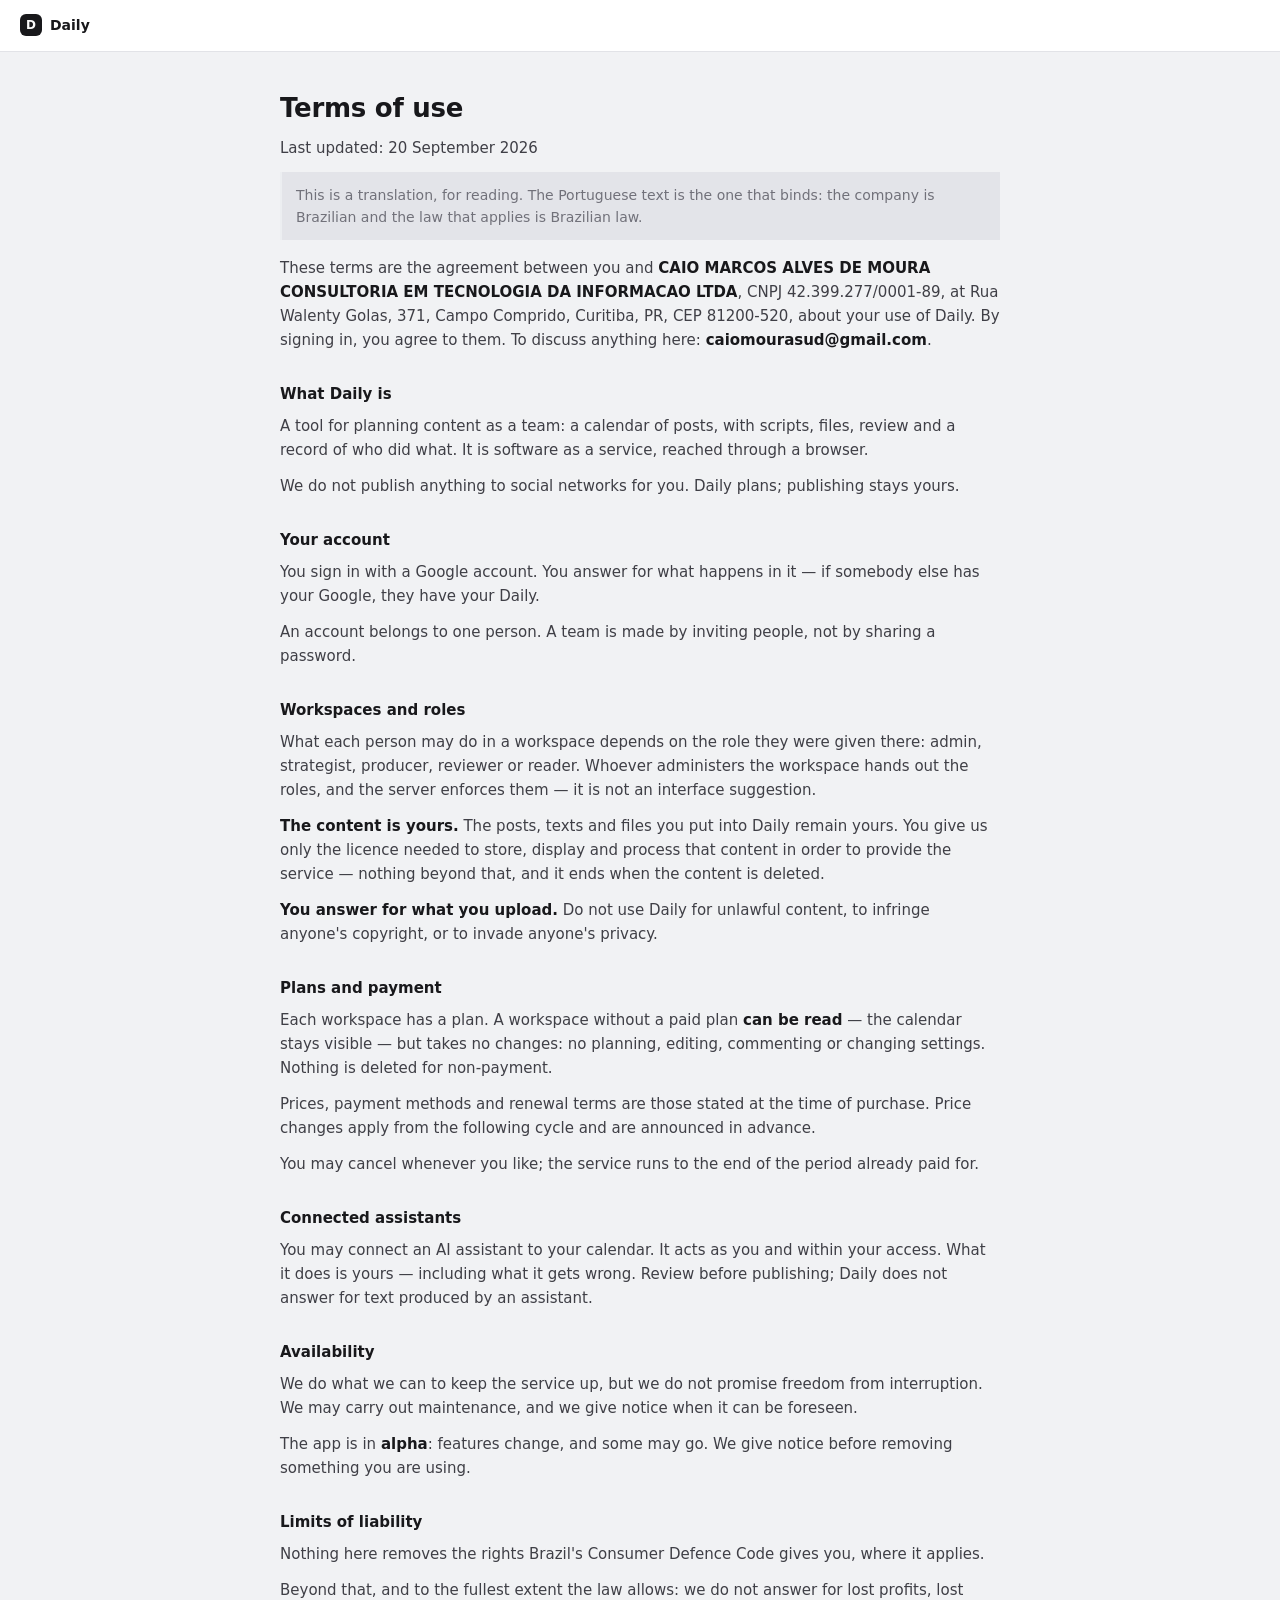
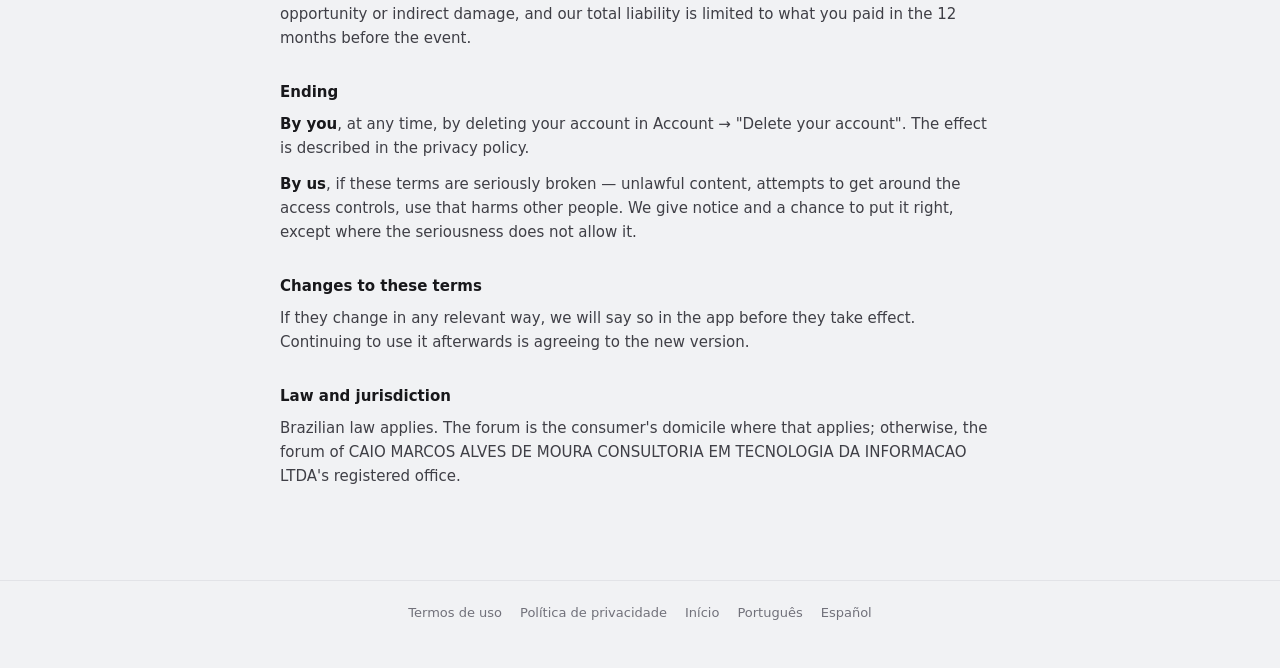
<file: terms/en/index.html>
<!DOCTYPE html>
<html lang="en">
<head>
<meta charset="utf-8">
<meta name="viewport" content="width=device-width, initial-scale=1">
<title>Terms of use · Daily</title>
<meta name="robots" content="index, follow">
<link rel="alternate" hreflang="pt" href="../../terms/">
<link rel="alternate" hreflang="en" href="../../terms/en/">
<link rel="alternate" hreflang="es" href="../../terms/es/">
<link rel="stylesheet" href="../../styles.css">
</head>
<body>
<header class="bar">
  <a class="brand" href="../../index.html"><span class="mark">D</span> Daily</a>
</header>
<main class="doc">
<h1>Terms of use</h1>
<p>Last updated: 20 September 2026</p>
<blockquote>This is a translation, for reading. The Portuguese text is the one that binds: the company is Brazilian and the law that applies is Brazilian law.</blockquote>
<p>These terms are the agreement between you and <strong>CAIO MARCOS ALVES DE MOURA CONSULTORIA EM TECNOLOGIA DA INFORMACAO LTDA</strong>, CNPJ 42.399.277/0001-89, at Rua Walenty Golas, 371, Campo Comprido, Curitiba, PR, CEP 81200-520, about your use of Daily. By signing in, you agree to them. To discuss anything here: <strong>caiomourasud@gmail.com</strong>.</p>
<h2>What Daily is</h2>
<p>A tool for planning content as a team: a calendar of posts, with scripts, files, review and a record of who did what. It is software as a service, reached through a browser.</p>
<p>We do not publish anything to social networks for you. Daily plans; publishing stays yours.</p>
<h2>Your account</h2>
<p>You sign in with a Google account. You answer for what happens in it — if somebody else has your Google, they have your Daily.</p>
<p>An account belongs to one person. A team is made by inviting people, not by sharing a password.</p>
<h2>Workspaces and roles</h2>
<p>What each person may do in a workspace depends on the role they were given there: admin, strategist, producer, reviewer or reader. Whoever administers the workspace hands out the roles, and the server enforces them — it is not an interface suggestion.</p>
<p><strong>The content is yours.</strong> The posts, texts and files you put into Daily remain yours. You give us only the licence needed to store, display and process that content in order to provide the service — nothing beyond that, and it ends when the content is deleted.</p>
<p><strong>You answer for what you upload.</strong> Do not use Daily for unlawful content, to infringe anyone's copyright, or to invade anyone's privacy.</p>
<h2>Plans and payment</h2>
<p>Each workspace has a plan. A workspace without a paid plan <strong>can be read</strong> — the calendar stays visible — but takes no changes: no planning, editing, commenting or changing settings. Nothing is deleted for non-payment.</p>
<p>Prices, payment methods and renewal terms are those stated at the time of purchase. Price changes apply from the following cycle and are announced in advance.</p>
<p>You may cancel whenever you like; the service runs to the end of the period already paid for.</p>
<h2>Connected assistants</h2>
<p>You may connect an AI assistant to your calendar. It acts as you and within your access. What it does is yours — including what it gets wrong. Review before publishing; Daily does not answer for text produced by an assistant.</p>
<h2>Availability</h2>
<p>We do what we can to keep the service up, but we do not promise freedom from interruption. We may carry out maintenance, and we give notice when it can be foreseen.</p>
<p>The app is in <strong>alpha</strong>: features change, and some may go. We give notice before removing something you are using.</p>
<h2>Limits of liability</h2>
<p>Nothing here removes the rights Brazil's Consumer Defence Code gives you, where it applies.</p>
<p>Beyond that, and to the fullest extent the law allows: we do not answer for lost profits, lost opportunity or indirect damage, and our total liability is limited to what you paid in the 12 months before the event.</p>
<h2>Ending</h2>
<p><strong>By you</strong>, at any time, by deleting your account in Account → "Delete your account". The effect is described in the privacy policy.</p>
<p><strong>By us</strong>, if these terms are seriously broken — unlawful content, attempts to get around the access controls, use that harms other people. We give notice and a chance to put it right, except where the seriousness does not allow it.</p>
<h2>Changes to these terms</h2>
<p>If they change in any relevant way, we will say so in the app before they take effect. Continuing to use it afterwards is agreeing to the new version.</p>
<h2>Law and jurisdiction</h2>
<p>Brazilian law applies. The forum is the consumer's domicile where that applies; otherwise, the forum of CAIO MARCOS ALVES DE MOURA CONSULTORIA EM TECNOLOGIA DA INFORMACAO LTDA's registered office.</p>

</main>
<footer class="foot">
  <a href="../../terms/">Termos de uso</a>
  <a href="../../privacy/">Política de privacidade</a>
  <a href="../../index.html">Início</a>
  <a href="../../terms/" hreflang="pt">Português</a>
  <a href="../../terms/es/" hreflang="es">Español</a>
</footer>
</body>
</html>
</file>
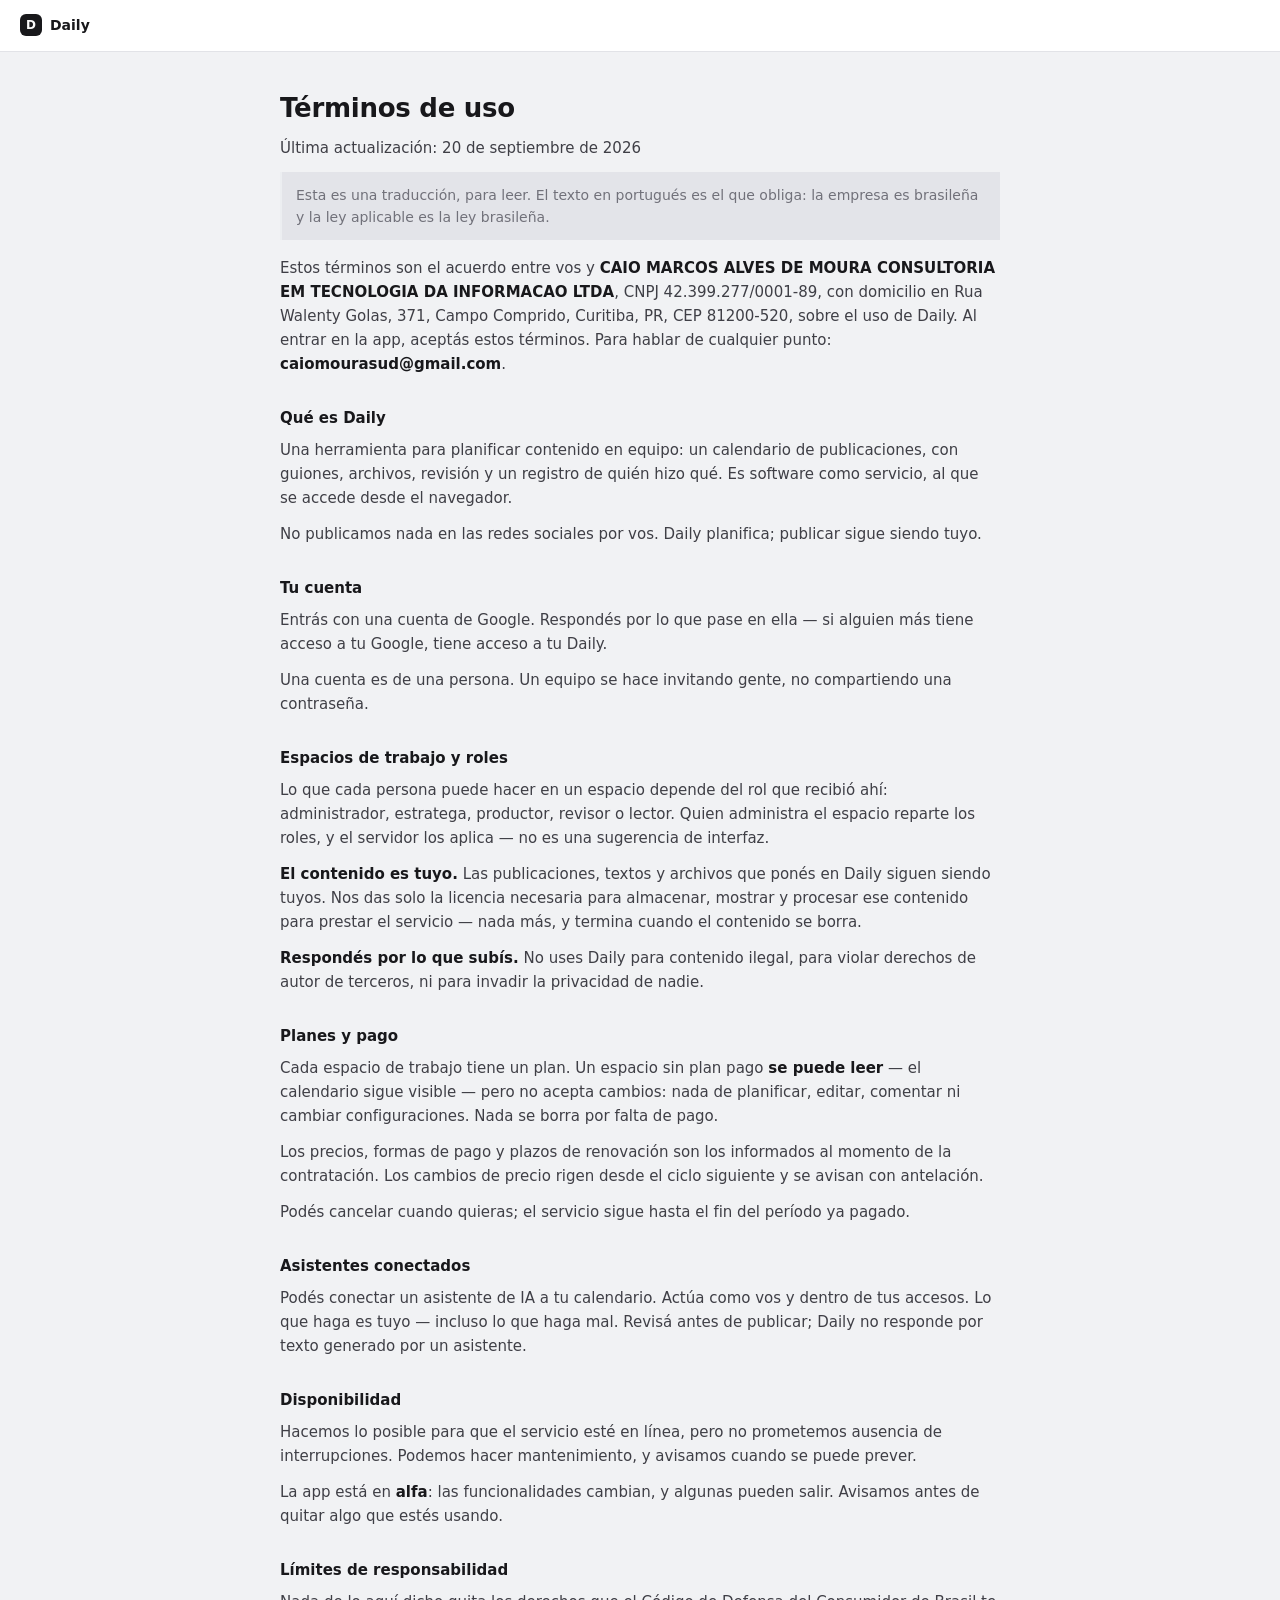
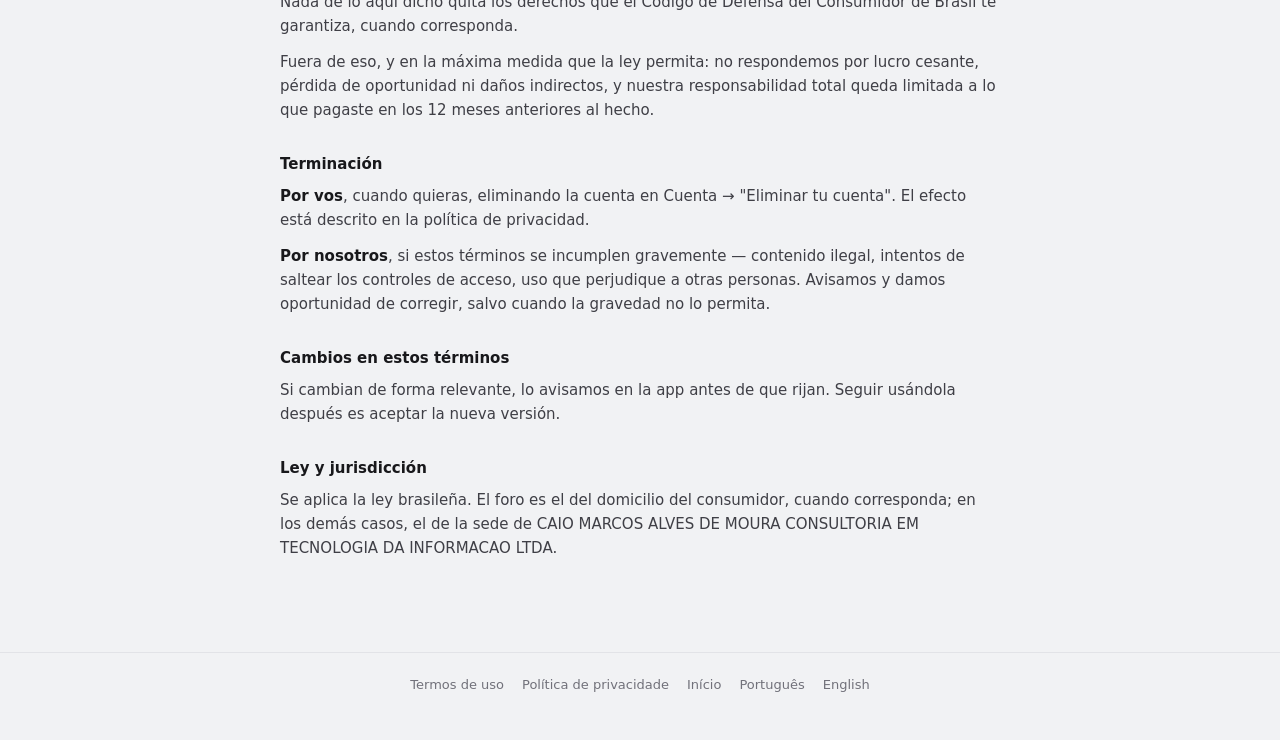
<file: terms/es/index.html>
<!DOCTYPE html>
<html lang="es">
<head>
<meta charset="utf-8">
<meta name="viewport" content="width=device-width, initial-scale=1">
<title>Términos de uso · Daily</title>
<meta name="robots" content="index, follow">
<link rel="alternate" hreflang="pt" href="../../terms/">
<link rel="alternate" hreflang="en" href="../../terms/en/">
<link rel="alternate" hreflang="es" href="../../terms/es/">
<link rel="stylesheet" href="../../styles.css">
</head>
<body>
<header class="bar">
  <a class="brand" href="../../index.html"><span class="mark">D</span> Daily</a>
</header>
<main class="doc">
<h1>Términos de uso</h1>
<p>Última actualización: 20 de septiembre de 2026</p>
<blockquote>Esta es una traducción, para leer. El texto en portugués es el que obliga: la empresa es brasileña y la ley aplicable es la ley brasileña.</blockquote>
<p>Estos términos son el acuerdo entre vos y <strong>CAIO MARCOS ALVES DE MOURA CONSULTORIA EM TECNOLOGIA DA INFORMACAO LTDA</strong>, CNPJ 42.399.277/0001-89, con domicilio en Rua Walenty Golas, 371, Campo Comprido, Curitiba, PR, CEP 81200-520, sobre el uso de Daily. Al entrar en la app, aceptás estos términos. Para hablar de cualquier punto: <strong>caiomourasud@gmail.com</strong>.</p>
<h2>Qué es Daily</h2>
<p>Una herramienta para planificar contenido en equipo: un calendario de publicaciones, con guiones, archivos, revisión y un registro de quién hizo qué. Es software como servicio, al que se accede desde el navegador.</p>
<p>No publicamos nada en las redes sociales por vos. Daily planifica; publicar sigue siendo tuyo.</p>
<h2>Tu cuenta</h2>
<p>Entrás con una cuenta de Google. Respondés por lo que pase en ella — si alguien más tiene acceso a tu Google, tiene acceso a tu Daily.</p>
<p>Una cuenta es de una persona. Un equipo se hace invitando gente, no compartiendo una contraseña.</p>
<h2>Espacios de trabajo y roles</h2>
<p>Lo que cada persona puede hacer en un espacio depende del rol que recibió ahí: administrador, estratega, productor, revisor o lector. Quien administra el espacio reparte los roles, y el servidor los aplica — no es una sugerencia de interfaz.</p>
<p><strong>El contenido es tuyo.</strong> Las publicaciones, textos y archivos que ponés en Daily siguen siendo tuyos. Nos das solo la licencia necesaria para almacenar, mostrar y procesar ese contenido para prestar el servicio — nada más, y termina cuando el contenido se borra.</p>
<p><strong>Respondés por lo que subís.</strong> No uses Daily para contenido ilegal, para violar derechos de autor de terceros, ni para invadir la privacidad de nadie.</p>
<h2>Planes y pago</h2>
<p>Cada espacio de trabajo tiene un plan. Un espacio sin plan pago <strong>se puede leer</strong> — el calendario sigue visible — pero no acepta cambios: nada de planificar, editar, comentar ni cambiar configuraciones. Nada se borra por falta de pago.</p>
<p>Los precios, formas de pago y plazos de renovación son los informados al momento de la contratación. Los cambios de precio rigen desde el ciclo siguiente y se avisan con antelación.</p>
<p>Podés cancelar cuando quieras; el servicio sigue hasta el fin del período ya pagado.</p>
<h2>Asistentes conectados</h2>
<p>Podés conectar un asistente de IA a tu calendario. Actúa como vos y dentro de tus accesos. Lo que haga es tuyo — incluso lo que haga mal. Revisá antes de publicar; Daily no responde por texto generado por un asistente.</p>
<h2>Disponibilidad</h2>
<p>Hacemos lo posible para que el servicio esté en línea, pero no prometemos ausencia de interrupciones. Podemos hacer mantenimiento, y avisamos cuando se puede prever.</p>
<p>La app está en <strong>alfa</strong>: las funcionalidades cambian, y algunas pueden salir. Avisamos antes de quitar algo que estés usando.</p>
<h2>Límites de responsabilidad</h2>
<p>Nada de lo aquí dicho quita los derechos que el Código de Defensa del Consumidor de Brasil te garantiza, cuando corresponda.</p>
<p>Fuera de eso, y en la máxima medida que la ley permita: no respondemos por lucro cesante, pérdida de oportunidad ni daños indirectos, y nuestra responsabilidad total queda limitada a lo que pagaste en los 12 meses anteriores al hecho.</p>
<h2>Terminación</h2>
<p><strong>Por vos</strong>, cuando quieras, eliminando la cuenta en Cuenta → "Eliminar tu cuenta". El efecto está descrito en la política de privacidad.</p>
<p><strong>Por nosotros</strong>, si estos términos se incumplen gravemente — contenido ilegal, intentos de saltear los controles de acceso, uso que perjudique a otras personas. Avisamos y damos oportunidad de corregir, salvo cuando la gravedad no lo permita.</p>
<h2>Cambios en estos términos</h2>
<p>Si cambian de forma relevante, lo avisamos en la app antes de que rijan. Seguir usándola después es aceptar la nueva versión.</p>
<h2>Ley y jurisdicción</h2>
<p>Se aplica la ley brasileña. El foro es el del domicilio del consumidor, cuando corresponda; en los demás casos, el de la sede de CAIO MARCOS ALVES DE MOURA CONSULTORIA EM TECNOLOGIA DA INFORMACAO LTDA.</p>

</main>
<footer class="foot">
  <a href="../../terms/">Termos de uso</a>
  <a href="../../privacy/">Política de privacidade</a>
  <a href="../../index.html">Início</a>
  <a href="../../terms/" hreflang="pt">Português</a>
  <a href="../../terms/en/" hreflang="en">English</a>
</footer>
</body>
</html>
</file>
<file: styles.css>
/* The app's own tokens, one to one from lib/core/theme/design_tokens.dart.
   The site is not a second design: somebody arriving here and then opening
   the app should not feel they went somewhere else. */
:root {
  --bg: #F1F2F4;
  --card: #FFFFFF;
  --fg: #18181B;
  --fg2: #3F3F46;
  --muted: #71717A;
  --muted2: #A1A1AA;
  --bd: #E2E3E7;
  --bd2: #ECEEF1;
  --sel: #E3E4E9;
  --pri: #18181B;
  --pri-fg: #FAFAFA;
}

@media (prefers-color-scheme: dark) {
  :root {
    --bg: #0B0B0D;
    --card: #151518;
    --fg: #F4F4F5;
    --fg2: #D4D4D8;
    --muted: #A1A1AA;
    --muted2: #6B6B74;
    --bd: #2A2A2F;
    --bd2: #222226;
    --sel: #2A2A30;
    --pri: #FAFAFA;
    --pri-fg: #18181B;
  }
}

* { box-sizing: border-box; }

body {
  margin: 0;
  background: var(--bg);
  color: var(--fg);
  font-family: Inter, -apple-system, BlinkMacSystemFont, "Segoe UI", Roboto,
    system-ui, sans-serif;
  font-size: 15px;
  line-height: 1.6;
  -webkit-font-smoothing: antialiased;
}

a { color: inherit; }

/* The bar, the same height and the same border the app's top bar has. */
.bar {
  display: flex;
  align-items: center;
  height: 52px;
  padding: 0 20px;
  background: var(--card);
  border-bottom: 1px solid var(--bd);
  position: sticky;
  top: 0;
}

.brand {
  display: inline-flex;
  align-items: center;
  gap: 8px;
  font-weight: 600;
  font-size: 14px;
  text-decoration: none;
}

.mark {
  display: inline-flex;
  align-items: center;
  justify-content: center;
  width: 22px;
  height: 22px;
  border-radius: 6px;
  background: var(--pri);
  color: var(--pri-fg);
  font-size: 12px;
  font-weight: 700;
}

/* A column capped where a line stops being comfortable, which is the same
   number SubScreen uses in the app. */
.doc, .home {
  max-width: 760px;
  margin: 0 auto;
  padding: 36px 20px 80px;
}

h1 {
  font-size: 26px;
  font-weight: 600;
  letter-spacing: -0.01em;
  margin: 0 0 6px;
}

h2 {
  font-size: 15px;
  font-weight: 600;
  margin: 30px 0 8px;
}

p { color: var(--fg2); margin: 0 0 12px; }
strong { color: var(--fg); font-weight: 600; }

ul { margin: 0 0 14px; padding-left: 20px; color: var(--fg2); }
li { margin-bottom: 6px; }

blockquote {
  margin: 0 0 16px;
  padding: 12px 14px;
  background: var(--sel);
  border-left: 2px solid var(--bd2);
  color: var(--muted);
  font-size: 14px;
}

code {
  font-family: ui-monospace, SFMono-Regular, "SF Mono", Menlo, monospace;
  font-size: 13px;
  background: var(--sel);
  padding: 1px 5px;
  border-radius: 4px;
}

/* The home page */
.lede {
  font-size: 19px;
  line-height: 1.55;
  color: var(--fg2);
  margin: 0 0 26px;
}

.cta {
  display: inline-block;
  padding: 10px 18px;
  border-radius: 8px;
  background: var(--pri);
  color: var(--pri-fg);
  font-weight: 500;
  font-size: 14px;
  text-decoration: none;
}

.cards {
  display: grid;
  grid-template-columns: repeat(auto-fit, minmax(300px, 1fr));
  gap: 12px;
  margin: 34px 0 0;
}

.card {
  background: var(--card);
  border: 1px solid var(--bd);
  border-radius: 10px;
  padding: 16px;
}

.card h3 { font-size: 14px; font-weight: 600; margin: 0 0 4px; }
.card p { font-size: 14px; margin: 0; color: var(--muted); }

.foot {
  display: flex;
  flex-wrap: wrap;
  gap: 18px;
  justify-content: center;
  padding: 22px 20px 44px;
  border-top: 1px solid var(--bd);
  font-size: 13px;
  color: var(--muted);
}

.foot a { color: var(--muted); text-decoration: none; }
.foot a:hover { color: var(--fg); }

@media (max-width: 520px) {
  .doc, .home { padding: 26px 16px 60px; }
  h1 { font-size: 22px; }
  .lede { font-size: 17px; }
}
</file>
